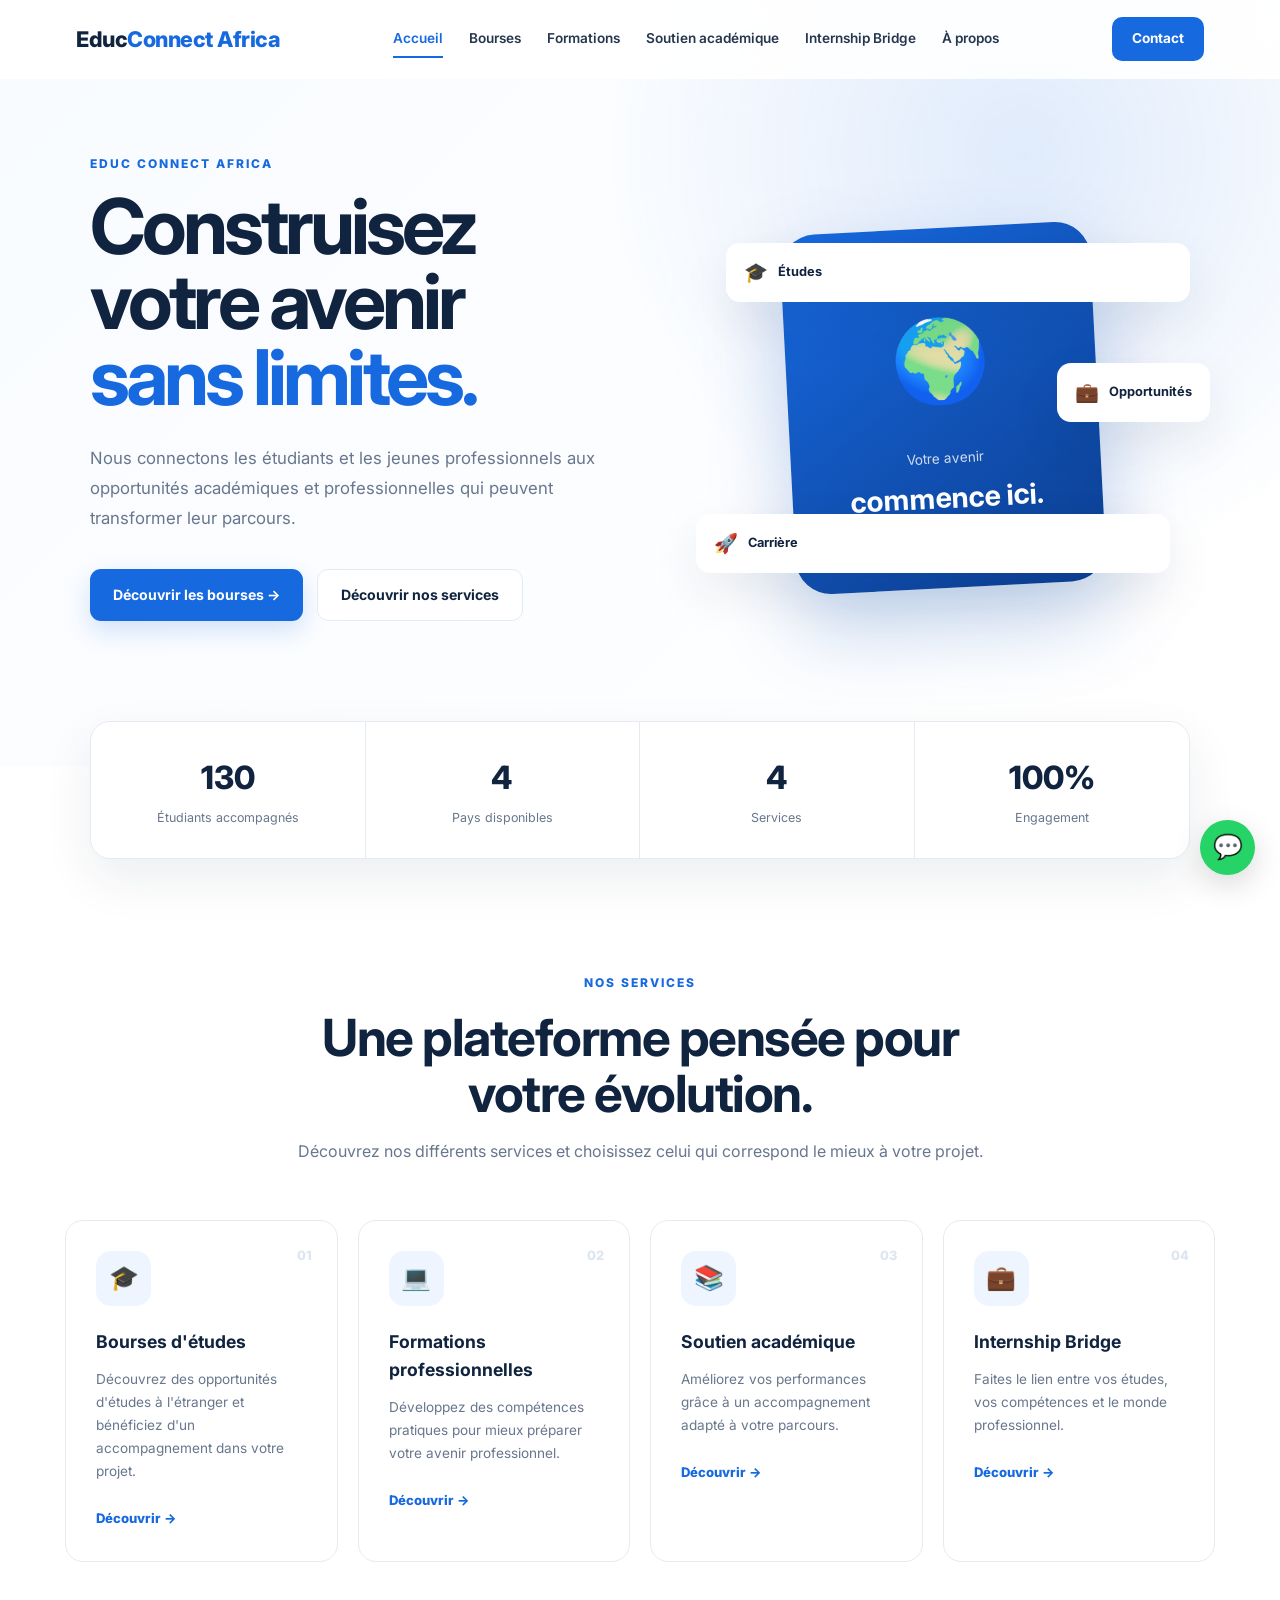
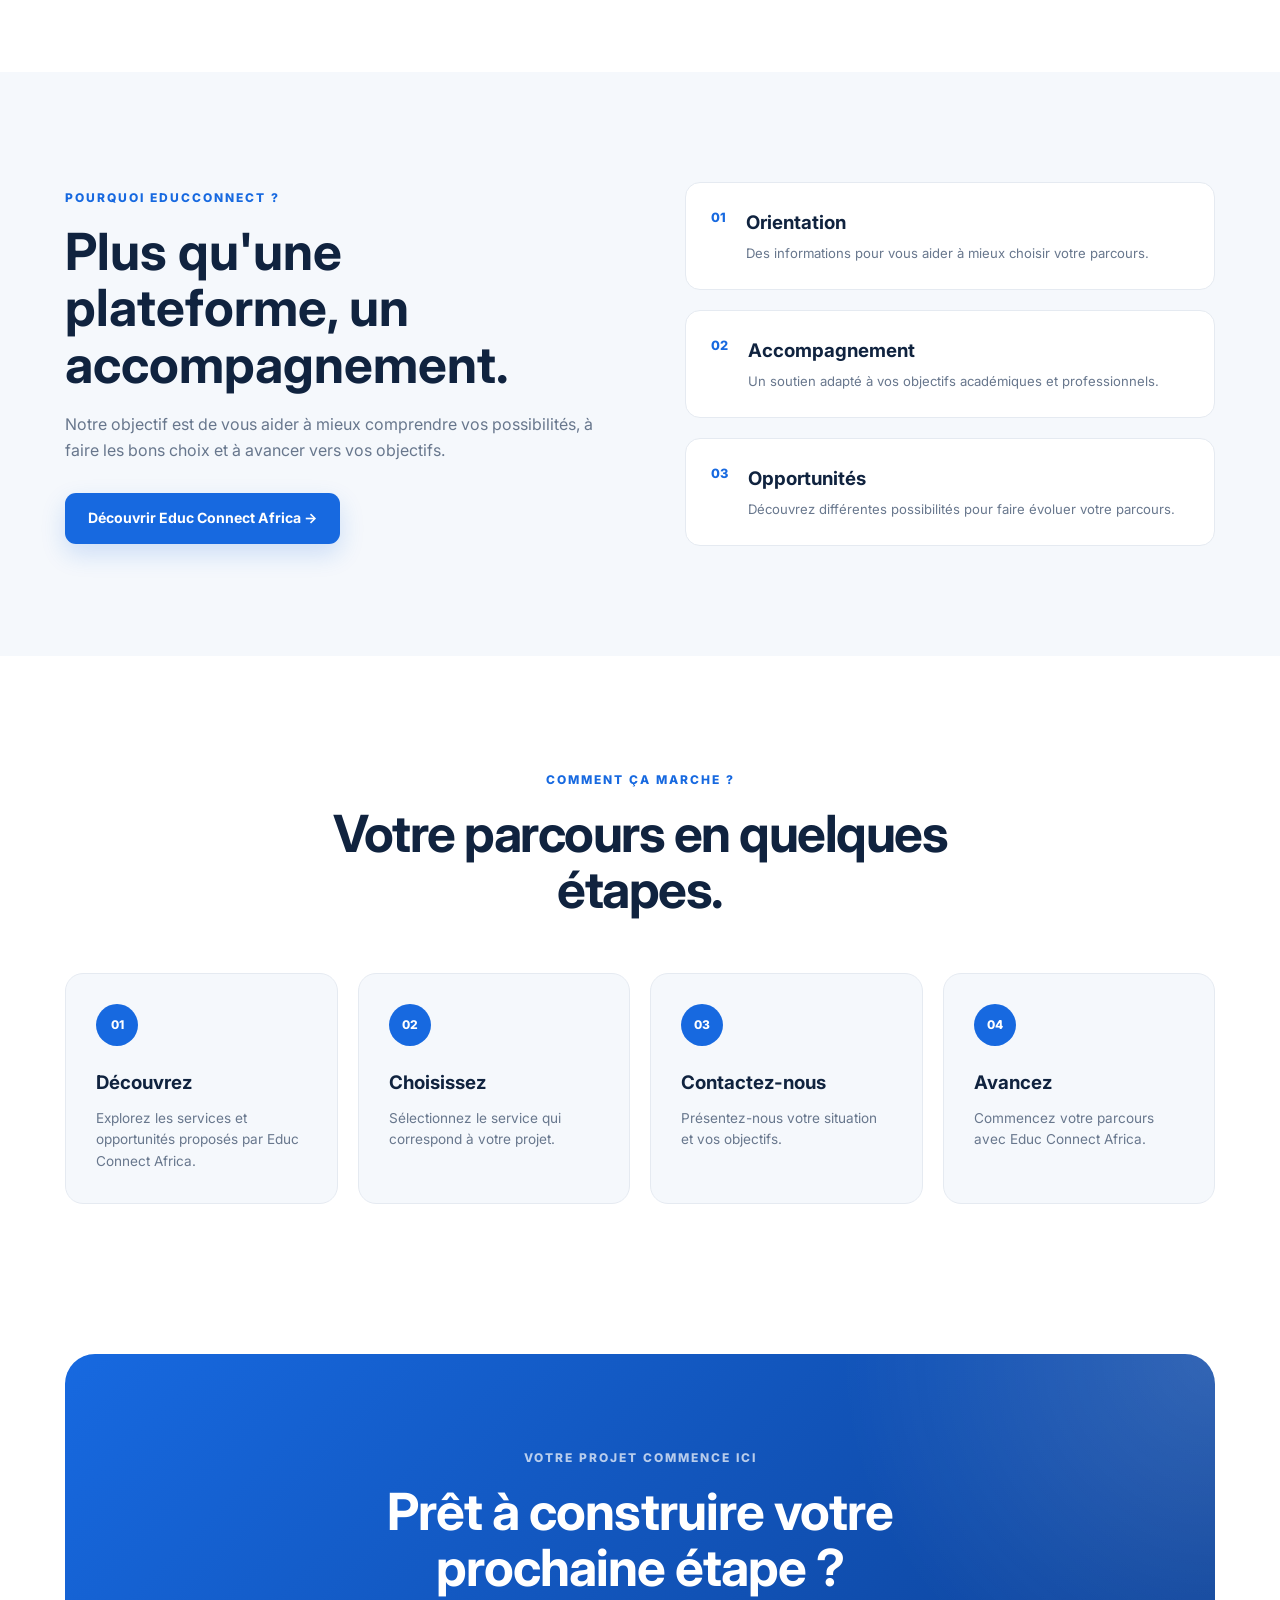
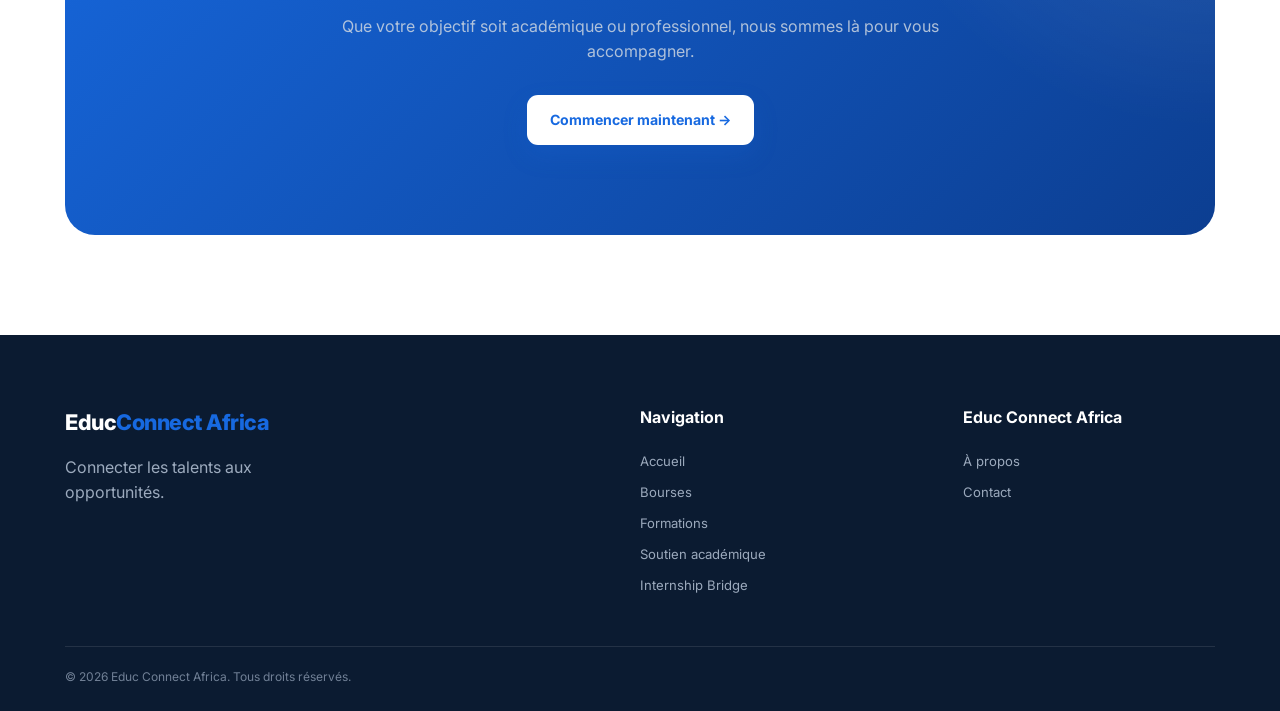
<file: index.html>
<!DOCTYPE html>
<html lang="fr">

<head>

    <meta charset="UTF-8">

    <meta name="viewport" content="width=device-width, initial-scale=1.0">

    <meta
        name="description"
        content="Educ Connect Africa accompagne les étudiants et jeunes professionnels dans leurs projets académiques et professionnels."
    >

    <title>Educ Connect Africa | Construisez votre avenir</title>

    <!-- Google Font -->

    <link rel="preconnect" href="https://fonts.googleapis.com">

    <link rel="preconnect" href="https://fonts.gstatic.com" crossorigin>

    <link
        href="https://fonts.googleapis.com/css2?family=Inter:wght@400;500;600;700;800&display=swap"
        rel="stylesheet"
    >

    <!-- CSS -->

    <link rel="stylesheet" href="style.css">

</head>


<body>


    <!-- =====================================
         NAVIGATION
    ====================================== -->

    <header class="header" id="header">

        <nav class="navbar">

            <!-- LOGO -->

            <a href="index.html" class="logo">
                Educ<span>Connect Africa</span>
            </a>


            <!-- MENU -->

            <div class="nav-menu" id="nav-menu">

                <a href="index.html" class="nav-link active">
                    Accueil
                </a>

                <a href="bourses.html" class="nav-link">
                    Bourses
                </a>

                <a href="formation.html" class="nav-link">
                    Formations
                </a>

                <a href="soutien.html" class="nav-link">
                    Soutien académique
                </a>

                <a href="stage.html" class="nav-link">
                    Internship Bridge
                </a>

                <a href="apropos.html" class="nav-link">
                    À propos
                </a>

            </div>


            <!-- BOUTON CONTACT -->

            <a href="contact.html" class="nav-button">
                Contact
            </a>


            <!-- MENU MOBILE -->

            <button
                class="menu-button"
                id="menu-button"
                aria-label="Ouvrir le menu"
            >
                ☰
            </button>

        </nav>

    </header>



    <main>


        <!-- =====================================
             HERO
        ====================================== -->

        <section class="hero">

            <div class="hero-content">


                <span class="section-label">
                    EDUC CONNECT AFRICA
                </span>


                <h1>

                    Construisez votre avenir
                    <span>sans limites.</span>

                </h1>


                <p>

                    Nous connectons les étudiants et les jeunes
                    professionnels aux opportunités académiques
                    et professionnelles qui peuvent transformer
                    leur parcours.

                </p>


                <div class="hero-buttons">

                    <a
                        href="bourses.html"
                        class="btn btn-primary"
                    >
                        Découvrir les bourses →
                    </a>


                    <a
                        href="#services"
                        class="btn btn-secondary"
                    >
                        Découvrir nos services
                    </a>

                </div>


            </div>


            <!-- ELEMENT VISUEL -->

            <div class="hero-visual">

                <div class="hero-card main-card">

                    <div class="hero-card-icon">
                        🌍
                    </div>

                    <span>
                        Votre avenir
                    </span>

                    <strong>
                        commence ici.
                    </strong>

                </div>


                <div class="hero-floating-card card-one">

                    🎓

                    <span>
                        Études
                    </span>

                </div>


                <div class="hero-floating-card card-two">

                    🚀

                    <span>
                        Carrière
                    </span>

                </div>


                <div class="hero-floating-card card-three">

                    💼

                    <span>
                        Opportunités
                    </span>

                </div>

            </div>

        </section>



        <!-- =====================================
             STATISTIQUES
        ====================================== -->

        <section class="stats-section">

            <div class="stats-grid">


                <div class="stat-box">

                    <strong
                        class="counter"
                        data-target="+130"
                    >
                        0
                    </strong>

                    <span>
                        Étudiants accompagnés
                    </span>

                </div>


                <div class="stat-box">

                    <strong
                        class="counter"
                        data-target="4"
                    >
                        0
                    </strong>

                    <span>
                        Pays disponibles
                    </span>

                </div>


                <div class="stat-box">

                    <strong
                        class="counter"
                        data-target="4"
                    >
                        0
                    </strong>

                    <span>
                        Services
                    </span>

                </div>


                <div class="stat-box">

                    <strong>
                        100%
                    </strong>

                    <span>
                        Engagement
                    </span>

                </div>


            </div>

        </section>



        <!-- =====================================
             SERVICES
        ====================================== -->

        <section
            class="section"
            id="services"
        >


            <div class="section-heading">

                <span class="section-label">
                    NOS SERVICES
                </span>


                <h2>
                    Une plateforme pensée
                    pour votre évolution.
                </h2>


                <p>
                    Découvrez nos différents services et choisissez
                    celui qui correspond le mieux à votre projet.
                </p>

            </div>



            <div class="services-grid">


                <!-- BOURSES -->

                <article class="service-card">

                    <div class="service-icon">
                        🎓
                    </div>


                    <span class="service-number">
                        01
                    </span>


                    <h3>
                        Bourses d'études
                    </h3>


                    <p>
                        Découvrez des opportunités d'études
                        à l'étranger et bénéficiez d'un
                        accompagnement dans votre projet.
                    </p>


                    <a href="bourses.html">
                        Découvrir →
                    </a>

                </article>



                <!-- FORMATIONS -->

                <article class="service-card">

                    <div class="service-icon">
                        💻
                    </div>


                    <span class="service-number">
                        02
                    </span>


                    <h3>
                        Formations professionnelles
                    </h3>


                    <p>
                        Développez des compétences pratiques
                        pour mieux préparer votre avenir professionnel.
                    </p>


                    <a href="formation.html">
                        Découvrir →
                    </a>

                </article>



                <!-- SOUTIEN -->

                <article class="service-card">

                    <div class="service-icon">
                        📚
                    </div>


                    <span class="service-number">
                        03
                    </span>


                    <h3>
                        Soutien académique
                    </h3>


                    <p>
                        Améliorez vos performances grâce à un
                        accompagnement adapté à votre parcours.
                    </p>


                    <a href="soutien.html">
                        Découvrir →
                    </a>

                </article>



                <!-- INTERNSHIP -->

                <article class="service-card">

                    <div class="service-icon">
                        💼
                    </div>


                    <span class="service-number">
                        04
                    </span>


                    <h3>
                        Internship Bridge
                    </h3>


                    <p>
                        Faites le lien entre vos études,
                        vos compétences et le monde professionnel.
                    </p>


                    <a href="stage.html">
                        Découvrir →
                    </a>

                </article>

            </div>

        </section>



        <!-- =====================================
             POURQUOI EDUCONNECT
        ====================================== -->

        <section class="why-section section">


            <div class="why-content">


                <div>

                    <span class="section-label">
                        POURQUOI EDUCCONNECT ?
                    </span>


                    <h2>
                        Plus qu'une plateforme,
                        un accompagnement.
                    </h2>


                    <p>
                        Notre objectif est de vous aider à mieux
                        comprendre vos possibilités, à faire les
                        bons choix et à avancer vers vos objectifs.
                    </p>


                    <a
                        href="apropos.html"
                        class="btn btn-primary"
                    >
                        Découvrir Educ Connect Africa →
                    </a>

                </div>



                <div class="why-list">


                    <div class="why-item">

                        <span>
                            01
                        </span>

                        <div>

                            <h3>
                                Orientation
                            </h3>

                            <p>
                                Des informations pour vous aider
                                à mieux choisir votre parcours.
                            </p>

                        </div>

                    </div>



                    <div class="why-item">

                        <span>
                            02
                        </span>

                        <div>

                            <h3>
                                Accompagnement
                            </h3>

                            <p>
                                Un soutien adapté à vos objectifs
                                académiques et professionnels.
                            </p>

                        </div>

                    </div>



                    <div class="why-item">

                        <span>
                            03
                        </span>

                        <div>

                            <h3>
                                Opportunités
                            </h3>

                            <p>
                                Découvrez différentes possibilités
                                pour faire évoluer votre parcours.
                            </p>

                        </div>

                    </div>


                </div>

            </div>

        </section>



        <!-- =====================================
             COMMENT ÇA MARCHE
        ====================================== -->

        <section class="section">


            <div class="section-heading">

                <span class="section-label">
                    COMMENT ÇA MARCHE ?
                </span>


                <h2>
                    Votre parcours en
                    quelques étapes.
                </h2>

            </div>



            <div class="process-grid">


                <article class="process-card">

                    <span class="process-number">
                        01
                    </span>

                    <h3>
                        Découvrez
                    </h3>

                    <p>
                        Explorez les services et opportunités
                        proposés par Educ Connect Africa.
                    </p>

                </article>



                <article class="process-card">

                    <span class="process-number">
                        02
                    </span>

                    <h3>
                        Choisissez
                    </h3>

                    <p>
                        Sélectionnez le service qui correspond
                        à votre projet.
                    </p>

                </article>



                <article class="process-card">

                    <span class="process-number">
                        03
                    </span>

                    <h3>
                        Contactez-nous
                    </h3>

                    <p>
                        Présentez-nous votre situation et
                        vos objectifs.
                    </p>

                </article>



                <article class="process-card">

                    <span class="process-number">
                        04
                    </span>

                    <h3>
                        Avancez
                    </h3>

                    <p>
                        Commencez votre parcours avec
                        Educ Connect Africa.
                    </p>

                </article>

            </div>

        </section>



        <!-- =====================================
             CTA
        ====================================== -->

        <section class="cta">


            <div class="cta-content">

                <span class="section-label">
                    VOTRE PROJET COMMENCE ICI
                </span>


                <h2>
                    Prêt à construire
                    votre prochaine étape ?
                </h2>


                <p>
                    Que votre objectif soit académique
                    ou professionnel, nous sommes là pour
                    vous accompagner.
                </p>


                <a
                    href="contact.html"
                    class="btn btn-primary"
                >
                    Commencer maintenant →
                </a>

            </div>


        </section>


    </main>



    <!-- =====================================
         FOOTER
    ====================================== -->

    <footer class="footer">


        <div class="footer-content">


            <div class="footer-brand">

                <a
                    href="index.html"
                    class="logo"
                >
                    Educ<span>Connect Africa</span>
                </a>


                <p>
                    Connecter les talents
                    aux opportunités.
                </p>

            </div>



            <div class="footer-links">

                <h4>
                    Navigation
                </h4>


                <a href="index.html">
                    Accueil
                </a>


                <a href="bourses.html">
                    Bourses
                </a>


                <a href="formation.html">
                    Formations
                </a>


                <a href="soutien.html">
                    Soutien académique
                </a>


                <a href="stage.html">
                    Internship Bridge
                </a>

            </div>



            <div class="footer-links">

                <h4>
                    Educ Connect Africa
                </h4>


                <a href="apropos.html">
                    À propos
                </a>


                <a href="contact.html">
                    Contact
                </a>

            </div>


        </div>



        <div class="footer-bottom">

            <p>
                © 2026 Educ Connect Africa.
                Tous droits réservés.
            </p>

        </div>


    </footer>



    <!-- =====================================
         WHATSAPP
    ====================================== -->

    <a
        href="#"
        class="whatsapp-float"
        id="whatsapp-button"
        aria-label="WhatsApp"
    >
        💬
    </a>



    <!-- =====================================
         RETOUR EN HAUT
    ====================================== -->

    <button
        class="top-button"
        id="top-button"
        aria-label="Retour en haut"
    >
        ↑
    </button>



    <!-- JAVASCRIPT -->

    <script src="script.js"></script>

</body>

</html>
</file>
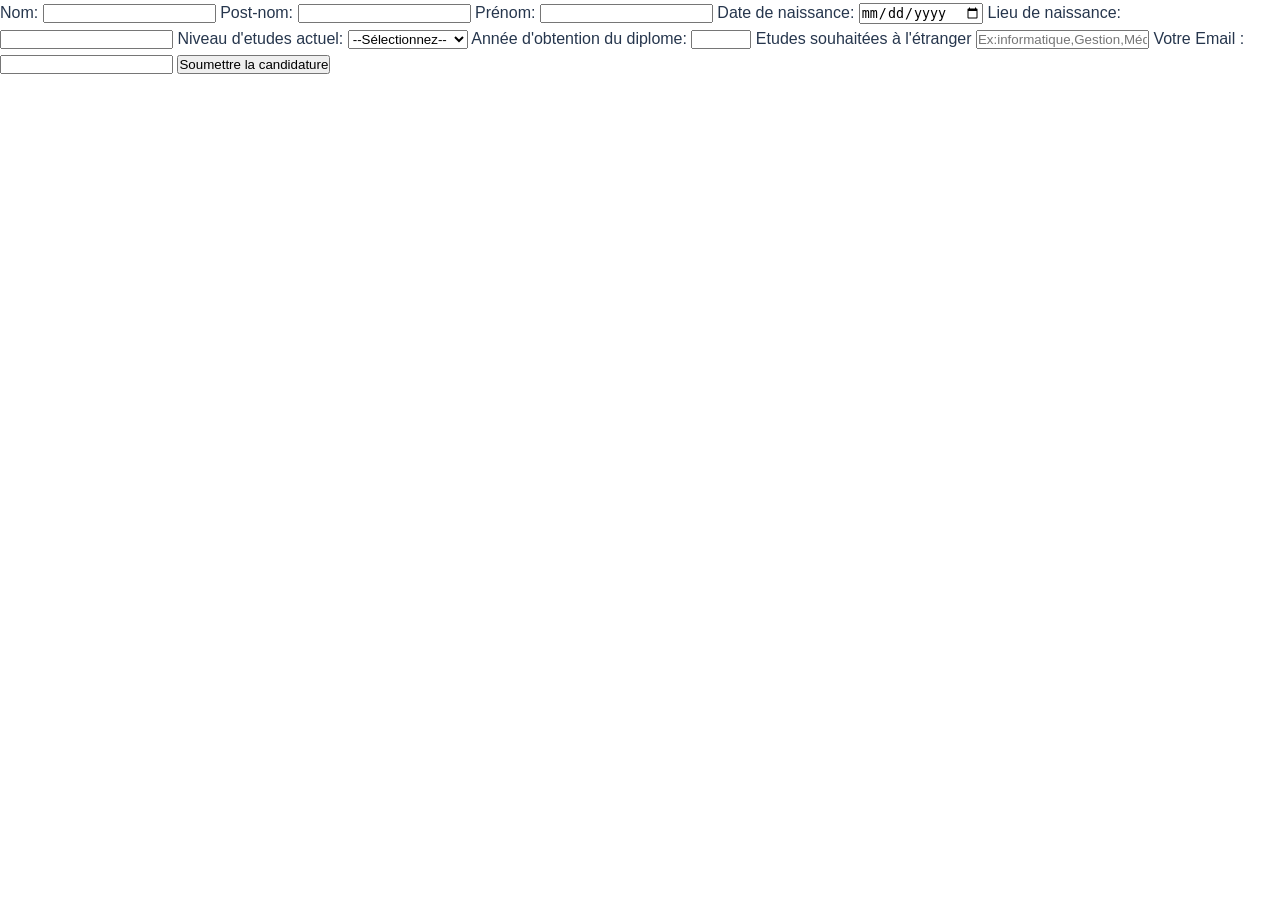
<file: inscription.html>
<!DOCTYPE html>
<html lang="en">
<head>
    <meta charset="UTF-8">
    <meta name="viewport" content="width=device-width, initial-scale=1.0">
    <title>Formulaire d;inscription</title>
    <link rel="stylesheet" href="style.css">
</head>
<body>

    <form action="https://formspree.io/f/xppagnd" method="POST">

        <!-- Identification -->
         <label for="nom">Nom:</label>
         <input type="text" id="nom" name="Nom" required>

         <label for="postnom">Post-nom:</label>
         <input type="text" id="postnom" name required>

         <label for="prenom">Prénom:</label>
         <input type="text" id="prenom" name required>

         <label for="dob">Date de naissance:</label>
         <input type="date" id="dob" name="Date_de_naissance" required>

         <label for="lieu de naissance">Lieu de naissance:</label>
         <input type="text" id="lieu_de_naissance" name="Lieu_de_naissance" required>

         <!--Parcours académique-->
         <label for="niveau">Niveau d'etudes actuel:</label>
         <select id="niveau" name="Niveau_actuel" required>
            <option value="">--Sélectionnez--</option>
            <option value="Baccalauréat/Diplome d'Etat"></option>
            <option value="Graduat/Licence">Graduat/Licence</option>
            <option value="Master">Master</option>
            </select>

        </label for="annee_diplome">Année d'obtention du diplome:</label>
        <input type="number" id="annee_diplome" name="annee_diplome" min="2000" max="2030" required>

        <!--Projet d'etudes -->
        <label for="etudes_souhaitees">Etudes souhaitées à l'étranger</label>
        <input type="text" id="etudes_souhaitees_etranger" placeholder="Ex:informatique,Gestion,Médecine,Archiyecture,Autre" required>

        <!--Contact-->
        <label for="email">Votre Email :</label>
        <input type="email" id="email" name="educconnectafrica@gmail.com" required>

        <button type="submit">Soumettre la candidature</button>

         
    </form>
    
</body>
</html>
</file>
<file: style.css>
/* =========================================
   1. RESET
========================================= */

* {
    margin: 0;
    padding: 0;
    box-sizing: border-box;
}

html {
    scroll-behavior: smooth;
}

body {
    font-family: "Inter", sans-serif;
    background: #ffffff;
    color: #172033;
    line-height: 1.6;
}

a {
    text-decoration: none;
    color: inherit;
}

button {
    font-family: inherit;
}

img {
    max-width: 100%;
    display: block;
}


/* =========================================
   2. VARIABLES
========================================= */

:root {
    --primary: #1769e0;
    --primary-dark: #0d4fa8;
    --secondary: #0f172a;

    --text: #172033;
    --text-light: #64748b;

    --background: #ffffff;
    --background-light: #f5f8fc;

    --border: #e5eaf1;

    --radius-small: 10px;
    --radius-medium: 18px;
    --radius-large: 28px;

    --shadow-small: 0 8px 25px rgba(15, 23, 42, 0.06);
    --shadow-medium: 0 15px 40px rgba(15, 23, 42, 0.10);
}


/* =========================================
   3. HEADER
========================================= */

.header {
    width: 100%;
    position: fixed;
    top: 0;
    left: 0;
    z-index: 1000;

    background: rgba(255, 255, 255, 0.92);
    backdrop-filter: blur(12px);

    border-bottom: 1px solid transparent;

    transition: 0.3s ease;
}

.header.scrolled {
    box-shadow: var(--shadow-small);
    border-bottom: 1px solid var(--border);
}


/* =========================================
   4. NAVBAR
========================================= */

.navbar {
    width: min(1200px, 92%);
    height: 78px;

    margin: auto;

    display: flex;
    align-items: center;
    justify-content: space-between;

    gap: 30px;
}


/* LOGO */

.logo {
    font-size: 1.45rem;
    font-weight: 800;

    color: var(--secondary);

    white-space: nowrap;
}

.logo span {
    color: var(--primary);
}


/* MENU */

.nav-menu {
    display: flex;
    align-items: center;
    gap: 25px;
}

.nav-link {
    position: relative;

    font-size: 0.9rem;
    font-weight: 600;

    color: #475569;

    transition: 0.3s ease;
}

.nav-link:hover,
.nav-link.active {
    color: var(--primary);
}


/* PETIT TRAIT SOUS LE LIEN */

.nav-link::after {
    content: "";

    position: absolute;

    left: 0;
    bottom: -7px;

    width: 0;
    height: 2px;

    background: var(--primary);

    transition: 0.3s ease;
}

.nav-link:hover::after,
.nav-link.active::after {
    width: 100%;
}


/* BOUTON NAVBAR */

.nav-button {
    background: var(--primary);
    color: white;

    padding: 11px 20px;

    border-radius: 10px;

    font-size: 0.9rem;
    font-weight: 700;

    transition: 0.3s ease;
}

.nav-button:hover {
    background: var(--primary-dark);

    transform: translateY(-2px);
}


/* MENU MOBILE */

.menu-button {
    display: none;

    border: none;
    background: transparent;

    font-size: 1.7rem;

    cursor: pointer;

    color: var(--secondary);
}


/* =========================================
   5. HERO
========================================= */

.hero {
    min-height: 100vh;

    width: min(1200px, 92%);

    margin: auto;

    padding-top: 150px;
    padding-bottom: 80px;

    display: grid;

    grid-template-columns: 1.05fr 0.95fr;

    align-items: center;

    gap: 70px;
}


/* CONTENU */

.hero-content {
    max-width: 650px;

    animation: heroText 0.9s ease forwards;
}

@keyframes heroText {

    from {
        opacity: 0;
        transform: translateY(30px);
    }

    to {
        opacity: 1;
        transform: translateY(0);
    }
}


/* BADGE */

.hero-badge {
    display: inline-block;

    padding: 8px 14px;

    background: #eef5ff;
    color: var(--primary);

    border-radius: 30px;

    font-size: 0.85rem;
    font-weight: 700;

    margin-bottom: 22px;
}


/* TITRE */

.hero h1 {
    font-size: clamp(2.7rem, 5vw, 4.7rem);

    line-height: 1.08;

    letter-spacing: -2px;

    color: var(--secondary);

    margin-bottom: 25px;
}

.hero h1 span {
    color: var(--primary);

    display: block;
}


/* PARAGRAPHE */

.hero-content > p {
    max-width: 600px;

    color: var(--text-light);

    font-size: 1.08rem;

    margin-bottom: 32px;
}


/* BOUTONS */

.hero-buttons {
    display: flex;

    flex-wrap: wrap;

    gap: 14px;

    margin-bottom: 45px;
}

.btn {
    display: inline-flex;

    align-items: center;

    justify-content: center;

    gap: 10px;

    padding: 14px 22px;

    border-radius: 12px;

    font-weight: 700;

    transition: 0.3s ease;
}

.btn-primary {
    background: var(--primary);

    color: white;

    box-shadow: 0 10px 25px rgba(23, 105, 224, 0.22);
}

.btn-primary:hover {
    background: var(--primary-dark);

    transform: translateY(-3px);
}

.btn-secondary {
    background: white;

    color: var(--secondary);

    border: 1px solid var(--border);
}

.btn-secondary:hover {
    border-color: var(--primary);

    color: var(--primary);

    transform: translateY(-3px);
}


/* =========================================
   6. HERO STATISTIQUES
========================================= */

.hero-trust {
    display: flex;

    align-items: center;

    gap: 35px;
}

.trust-item {
    display: flex;

    flex-direction: column;
}

.trust-item strong {
    font-size: 1.5rem;

    color: var(--secondary);
}

.trust-item span {
    font-size: 0.78rem;

    color: var(--text-light);
}


/* =========================================
   7. HERO VISUAL
========================================= */

.hero-visual {
    position: relative;

    min-height: 470px;

    display: flex;

    justify-content: center;

    align-items: center;
}


/* CARTE PRINCIPALE */

.main-card {
    width: 350px;

    padding: 45px 35px;

    background: linear-gradient(
        145deg,
        #1769e0,
        #0d4fa8
    );

    color: white;

    border-radius: var(--radius-large);

    box-shadow: 0 30px 70px rgba(23, 105, 224, 0.25);

    transform: rotate(-4deg);

    animation: floating 4s ease-in-out infinite;
}

@keyframes floating {

    0%,
    100% {
        transform: rotate(-4deg) translateY(0);
    }

    50% {
        transform: rotate(-4deg) translateY(-12px);
    }
}


.card-icon {
    font-size: 3rem;

    margin-bottom: 20px;
}

.main-card h3 {
    font-size: 1.6rem;

    line-height: 1.25;

    margin-bottom: 12px;
}

.main-card p {
    color: rgba(255, 255, 255, 0.82);
}


/* CARTES FLOTTANTES */

.floating-card {
    position: absolute;

    display: flex;

    align-items: center;

    gap: 10px;

    background: white;

    padding: 14px 18px;

    border-radius: 14px;

    box-shadow: var(--shadow-medium);

    font-size: 0.8rem;

    font-weight: 700;

    color: var(--secondary);
}

.card-one {
    top: 80px;
    right: 0;

    animation: floatOne 4s ease-in-out infinite;
}

.card-two {
    bottom: 80px;
    left: 0;

    animation: floatTwo 4s ease-in-out infinite;
}

@keyframes floatOne {

    0%,
    100% {
        transform: translateY(0);
    }

    50% {
        transform: translateY(-10px);
    }
}

@keyframes floatTwo {

    0%,
    100% {
        transform: translateY(0);
    }

    50% {
        transform: translateY(10px);
    }
}


/* =========================================
   8. SECTIONS
========================================= */

.section {
    width: min(1200px, 92%);

    margin: auto;

    padding: 110px 0;
}

.section-heading {
    max-width: 720px;

    margin: 0 auto 55px;

    text-align: center;
}

.section-label {
    display: inline-block;

    color: var(--primary);

    font-size: 0.75rem;

    font-weight: 800;

    letter-spacing: 2px;

    margin-bottom: 14px;
}

.section-heading h2,
.about-content h2,
.cta h2 {
    font-size: clamp(2rem, 4vw, 3.2rem);

    line-height: 1.15;

    letter-spacing: -1px;

    color: var(--secondary);

    margin-bottom: 18px;
}

.section-heading p {
    color: var(--text-light);
}


/* =========================================
   9. INTRODUCTION
========================================= */

.introduction {
    padding-top: 80px;
}


/* =========================================
   10. SERVICES
========================================= */

.services {
    background: var(--background-light);

    width: 100%;

    padding-left: 4%;
    padding-right: 4%;
}

.services-grid {
    width: min(1200px, 100%);

    margin: auto;

    display: grid;

    grid-template-columns: repeat(4, 1fr);

    gap: 20px;
}

.service-card {
    background: white;

    padding: 30px 25px;

    border: 1px solid var(--border);

    border-radius: var(--radius-medium);

    transition: 0.35s ease;
}

.service-card:hover {
    transform: translateY(-10px);

    box-shadow: var(--shadow-medium);

    border-color: transparent;
}

.service-icon {
    width: 55px;
    height: 55px;

    display: flex;

    align-items: center;
    justify-content: center;

    background: #eef5ff;

    border-radius: 15px;

    font-size: 1.7rem;

    margin-bottom: 20px;
}

.service-card h3 {
    font-size: 1.1rem;

    margin-bottom: 10px;
}

.service-card p {
    color: var(--text-light);

    font-size: 0.9rem;

    margin-bottom: 20px;
}

.service-card a {
    color: var(--primary);

    font-size: 0.85rem;

    font-weight: 700;
}


/* =========================================
   11. DESTINATIONS
========================================= */

.country-grid {
    display: grid;

    grid-template-columns: repeat(4, 1fr);

    gap: 20px;
}

.country-card {
    padding: 35px 25px;

    background: white;

    border: 1px solid var(--border);

    border-radius: var(--radius-medium);

    text-align: center;

    transition: 0.35s ease;
}

.country-card:hover {
    transform: translateY(-8px);

    box-shadow: var(--shadow-medium);
}

.country-flag {
    font-size: 3rem;

    margin-bottom: 15px;
}

.country-card h3 {
    margin-bottom: 15px;
}

.country-card a {
    color: var(--primary);

    font-size: 0.82rem;

    font-weight: 700;
}


/* =========================================
   12. CTA
========================================= */

.cta {
    width: min(1200px, 92%);

    margin: 40px auto 100px;

    padding: 80px 40px;

    text-align: center;

    border-radius: var(--radius-large);

    background: linear-gradient(
        135deg,
        #0f172a,
        #172554
    );

    color: white;
}

.cta h2 {
    color: white;
}

.cta p {
    max-width: 600px;

    margin: 0 auto 30px;

    color: #cbd5e1;
}


/* =========================================
   13. FOOTER
========================================= */

.footer {
    background: #0f172a;

    color: white;

    padding: 70px 5% 25px;
}

.footer-content {
    width: min(1200px, 100%);

    margin: auto;

    display: grid;

    grid-template-columns: 2fr 1fr 1fr;

    gap: 50px;
}

.footer .logo {
    color: white;
}

.footer-brand p {
    color: #94a3b8;

    margin-top: 15px;
}

.footer-links {
    display: flex;

    flex-direction: column;

    gap: 10px;
}

.footer-links h4 {
    margin-bottom: 10px;
}

.footer-links a {
    color: #94a3b8;

    font-size: 0.85rem;

    transition: 0.3s ease;
}

.footer-links a:hover {
    color: white;

    transform: translateX(4px);
}

.footer-bottom {
    width: min(1200px, 100%);

    margin: 50px auto 0;

    padding-top: 20px;

    border-top: 1px solid #263244;

    color: #64748b;

    font-size: 0.8rem;
}


/* =========================================
   14. WHATSAPP
========================================= */

.whatsapp-float {
    position: fixed;

    right: 25px;
    bottom: 25px;

    width: 55px;
    height: 55px;

    display: flex;

    align-items: center;
    justify-content: center;

    background: #25d366;

    color: white;

    border-radius: 50%;

    font-size: 1.5rem;

    box-shadow: 0 10px 30px rgba(0, 0, 0, 0.18);

    z-index: 900;

    transition: 0.3s ease;
}

.whatsapp-float:hover {
    transform: scale(1.1);
}


/* =========================================
   15. RETOUR EN HAUT
========================================= */

.top-button {
    position: fixed;

    right: 25px;
    bottom: 95px;

    width: 45px;
    height: 45px;

    border: none;

    border-radius: 50%;

    background: var(--secondary);

    color: white;

    font-size: 1.2rem;

    cursor: pointer;

    opacity: 0;

    visibility: hidden;

    transform: translateY(20px);

    transition: 0.3s ease;

    z-index: 800;
}

.top-button.show {
    opacity: 1;

    visibility: visible;

    transform: translateY(0);
}


/* =========================================
   16. RESPONSIVE TABLETTE
========================================= */

@media (max-width: 1000px) {

    .nav-menu {
        gap: 15px;
    }

    .nav-link {
        font-size: 0.78rem;
    }

    .services-grid {
        grid-template-columns: repeat(2, 1fr);
    }

    .country-grid {
        grid-template-columns: repeat(2, 1fr);
    }

    .hero {
        grid-template-columns: 1fr;

        text-align: center;

        padding-top: 130px;
    }

    .hero-content {
        margin: auto;
    }

    .hero-content > p {
        margin-left: auto;
        margin-right: auto;
    }

    .hero-buttons,
    .hero-trust {
        justify-content: center;
    }

    .hero-visual {
        max-width: 600px;

        width: 100%;

        margin: auto;
    }

    .footer-content {
        grid-template-columns: 1fr 1fr;
    }
}


/* =========================================
   17. RESPONSIVE MOBILE
========================================= */

@media (max-width: 750px) {

    .navbar {
        height: 70px;
    }


    /* MENU */

    .nav-menu {
        position: absolute;

        top: 70px;
        left: 0;

        width: 100%;

        padding: 25px;

        background: white;

        display: none;

        flex-direction: column;

        align-items: flex-start;

        box-shadow: var(--shadow-medium);

        border-top: 1px solid var(--border);
    }

    .nav-menu.open {
        display: flex;
    }

    .nav-link {
        width: 100%;

        padding: 10px 0;

        font-size: 0.95rem;
    }

    .nav-link::after {
        display: none;
    }


    .nav-button {
        display: none;
    }

    .menu-button {
        display: block;
    }


    /* HERO */

    .hero {
        padding-top: 110px;

        min-height: auto;
    }

    .hero h1 {
        font-size: 2.5rem;

        letter-spacing: -1px;
    }

    .hero-content > p {
        font-size: 0.95rem;
    }

    .hero-trust {
        gap: 20px;
    }


    /* HERO CARD */

    .hero-visual {
        min-height: 400px;
    }

    .main-card {
        width: 280px;

        padding: 35px 25px;
    }

    .card-one {
        right: -5px;

        top: 45px;
    }

    .card-two {
        left: -5px;

        bottom: 45px;
    }


    /* SECTIONS */

    .section {
        padding: 80px 0;
    }

    .section-heading {
        margin-bottom: 40px;
    }


    /* SERVICES */

    .services {
        padding-left: 4%;
        padding-right: 4%;
    }

    .services-grid {
        grid-template-columns: 1fr;
    }


    /* DESTINATIONS */

    .country-grid {
        grid-template-columns: 1fr 1fr;
    }


    /* CTA */

    .cta {
        padding: 60px 25px;

        margin-bottom: 70px;
    }


    /* FOOTER */

    .footer-content {
        grid-template-columns: 1fr;

        gap: 35px;
    }

}


/* =========================================
   18. PETIT MOBILE
========================================= */

@media (max-width: 480px) {

    .hero h1 {
        font-size: 2.15rem;
    }

    .hero-buttons {
        flex-direction: column;
    }

    .btn {
        width: 100%;
    }

    .hero-trust {
        flex-wrap: wrap;
    }

    .hero-visual {
        min-height: 350px;
    }

    .main-card {
        width: 250px;
    }

    .floating-card {
        font-size: 0.7rem;

        padding: 10px 12px;
    }

    .country-grid {
        grid-template-columns: 1fr;
    }

    .whatsapp-float {
        right: 18px;
        bottom: 18px;
    }

    .top-button {
        right: 18px;
        bottom: 85px;
    }

}
/* =========================================
   ANIMATION AU SCROLL
========================================= */

.animate-on-scroll {
    opacity: 0;
    transform: translateY(35px);

    transition:
        opacity 0.7s ease,
        transform 0.7s ease;
}

.animate-on-scroll.visible {
    opacity: 1;
    transform: translateY(0);
}
/* =========================================
   PAGE BOURSES
========================================= */

.page-hero {
    min-height: 65vh;

    display: flex;
    align-items: center;

    padding: 150px 5% 90px;

    background:
        radial-gradient(circle at 80% 30%, rgba(23, 105, 224, 0.16), transparent 35%),
        linear-gradient(135deg, #f5f8fc, #ffffff);

    position: relative;
    overflow: hidden;
}

.page-hero::before {
    content: "";

    position: absolute;

    width: 300px;
    height: 300px;

    border-radius: 50%;

    background: rgba(23, 105, 224, 0.08);

    right: -80px;
    bottom: -100px;
}

.page-hero-content {
    width: min(850px, 100%);

    margin: auto;

    text-align: center;

    position: relative;
    z-index: 2;

    animation: pageHeroAnimation 0.8s ease forwards;
}

@keyframes pageHeroAnimation {

    from {
        opacity: 0;
        transform: translateY(30px);
    }

    to {
        opacity: 1;
        transform: translateY(0);
    }
}

.page-hero h1 {
    font-size: clamp(2.5rem, 5vw, 4.3rem);

    line-height: 1.1;

    letter-spacing: -2px;

    color: var(--secondary);

    margin-bottom: 22px;
}

.page-hero p {
    max-width: 650px;

    margin: 0 auto 30px;

    color: var(--text-light);

    font-size: 1.05rem;
}


/* =========================================
   AVANTAGES
========================================= */

.benefits {
    background: var(--background-light);

    width: 100%;

    padding-left: 4%;
    padding-right: 4%;
}

.benefits-grid {
    width: min(1200px, 100%);

    margin: auto;

    display: grid;

    grid-template-columns: repeat(4, 1fr);

    gap: 20px;
}

.benefit-card {
    background: white;

    padding: 30px 25px;

    border: 1px solid var(--border);

    border-radius: var(--radius-medium);

    transition: 0.35s ease;
}

.benefit-card:hover {
    transform: translateY(-8px);

    box-shadow: var(--shadow-medium);

    border-color: transparent;
}

.benefit-card h3 {
    margin-bottom: 10px;

    font-size: 1.05rem;
}

.benefit-card p {
    color: var(--text-light);

    font-size: 0.88rem;
}


/* =========================================
   BOUTON PAYS
========================================= */

.country-more {
    margin-top: 15px;

    border: none;

    background: transparent;

    color: var(--primary);

    font-family: inherit;

    font-size: 0.82rem;

    font-weight: 700;

    cursor: pointer;

    transition: 0.3s ease;
}

.country-more:hover {
    transform: translateX(4px);
}


/* =========================================
   PROCESSUS
========================================= */

.process {
    background: white;
}

.process-grid {
    display: grid;

    grid-template-columns: repeat(4, 1fr);

    gap: 20px;
}

.process-card {
    position: relative;

    padding: 35px 25px;

    border: 1px solid var(--border);

    border-radius: var(--radius-medium);

    background: white;

    transition: 0.35s ease;
}

.process-card:hover {
    transform: translateY(-7px);

    box-shadow: var(--shadow-medium);
}

.process-number {
    display: inline-flex;

    align-items: center;
    justify-content: center;

    width: 45px;
    height: 45px;

    margin-bottom: 20px;

    border-radius: 50%;

    background: #eef5ff;

    color: var(--primary);

    font-size: 0.8rem;

    font-weight: 800;
}

.process-card h3 {
    margin-bottom: 10px;
}

.process-card p {
    color: var(--text-light);

    font-size: 0.88rem;
}


/* =========================================
   FAQ
========================================= */

.faq {
    background: var(--background-light);

    width: 100%;

    padding-left: 5%;
    padding-right: 5%;
}

.faq-container {
    width: min(850px, 100%);

    margin: auto;
}

.faq-item {
    background: white;

    border: 1px solid var(--border);

    border-radius: 14px;

    margin-bottom: 12px;

    overflow: hidden;

    transition: 0.3s ease;
}

.faq-item.active {
    border-color: rgba(23, 105, 224, 0.35);

    box-shadow: var(--shadow-small);
}

.faq-question {
    width: 100%;

    border: none;

    background: white;

    padding: 20px 22px;

    display: flex;

    align-items: center;

    justify-content: space-between;

    gap: 20px;

    text-align: left;

    color: var(--secondary);

    font-family: inherit;

    font-size: 0.95rem;

    font-weight: 700;

    cursor: pointer;
}

.faq-question span {
    min-width: 28px;
    height: 28px;

    display: flex;

    align-items: center;
    justify-content: center;

    border-radius: 50%;

    background: #eef5ff;

    color: var(--primary);

    font-size: 1.1rem;

    transition: 0.3s ease;
}

.faq-item.active .faq-question span {
    transform: rotate(45deg);
}

.faq-answer {
    max-height: 0;

    overflow: hidden;

    transition:
        max-height 0.4s ease,
        padding 0.4s ease;
}

.faq-answer p {
    padding: 0 22px 22px;

    color: var(--text-light);

    font-size: 0.9rem;
}


/* =========================================
   RESPONSIVE PAGE BOURSES
========================================= */

@media (max-width: 1000px) {

    .benefits-grid {
        grid-template-columns: repeat(2, 1fr);
    }

    .process-grid {
        grid-template-columns: repeat(2, 1fr);
    }

}

@media (max-width: 700px) {

    .page-hero {
        min-height: 55vh;

        padding-top: 120px;
    }

    .page-hero h1 {
        font-size: 2.5rem;
    }

    .benefits-grid {
        grid-template-columns: 1fr;
    }

    .process-grid {
        grid-template-columns: 1fr;
    }

    .faq-question {
        padding: 18px;
    }

}

/* =====================================================
   NOUVEAU DESIGN — EDUCONNECT AFRICA
===================================================== */


/* =====================================================
   VARIABLES
===================================================== */

:root {

    --primary: #1769e0;
    --primary-dark: #0d4fb5;

    --secondary: #10233f;

    --text: #26364d;
    --text-light: #68778d;

    --background: #ffffff;
    --background-soft: #f5f8fc;

    --border: #e5eaf1;

    --radius: 18px;

    --shadow:
        0 20px 50px rgba(16, 35, 63, 0.08);

}


/* =====================================================
   RESET
===================================================== */

* {
    box-sizing: border-box;
    margin: 0;
    padding: 0;
}

html {
    scroll-behavior: smooth;
}

body {

    font-family: "Inter", sans-serif;

    color: var(--text);

    background: var(--background);

    line-height: 1.6;

    overflow-x: hidden;

}


/* =====================================================
   CONTAINER
===================================================== */

.section,
.hero,
.stats-section {

    width: 100%;

}

.section {

    max-width: 1200px;

    margin: auto;

    padding: 110px 25px;

}


/* =====================================================
   HEADER
===================================================== */

.header {

    position: fixed;

    top: 0;
    left: 0;

    width: 100%;

    z-index: 1000;

    background: rgba(255, 255, 255, 0.88);

    backdrop-filter: blur(15px);

    border-bottom: 1px solid transparent;

    transition: 0.3s ease;

}

.header.scrolled {

    border-bottom-color: var(--border);

    box-shadow:
        0 10px 30px rgba(16, 35, 63, 0.06);

}


.navbar {

    max-width: 1250px;

    height: 78px;

    margin: auto;

    padding: 0 25px;

    display: flex;

    align-items: center;

    justify-content: space-between;

    gap: 30px;

}


/* LOGO */

.logo {

    text-decoration: none;

    color: var(--secondary);

    font-size: 1.35rem;

    font-weight: 800;

    letter-spacing: -0.5px;

    white-space: nowrap;

}

.logo span {

    color: var(--primary);

}


/* MENU */

.nav-menu {

    display: flex;

    align-items: center;

    gap: 26px;

}

.nav-link {

    position: relative;

    text-decoration: none;

    color: var(--text);

    font-size: 0.85rem;

    font-weight: 600;

    transition: 0.25s ease;

}

.nav-link:hover {

    color: var(--primary);

}

.nav-link::after {

    content: "";

    position: absolute;

    left: 0;

    bottom: -8px;

    width: 0;

    height: 2px;

    background: var(--primary);

    transition: 0.3s ease;

}

.nav-link:hover::after,
.nav-link.active::after {

    width: 100%;

}


/* CONTACT */

.nav-button {

    text-decoration: none;

    color: white;

    background: var(--primary);

    padding: 11px 20px;

    border-radius: 10px;

    font-size: 0.85rem;

    font-weight: 700;

    transition: 0.3s ease;

}

.nav-button:hover {

    background: var(--primary-dark);

    transform: translateY(-2px);

    box-shadow:
        0 10px 25px rgba(23, 105, 224, 0.25);

}


/* MENU MOBILE */

.menu-button {

    display: none;

    border: none;

    background: transparent;

    font-size: 1.6rem;

    cursor: pointer;

}


/* =====================================================
   HERO
===================================================== */

.hero {

    min-height: 750px;

    padding: 150px 7% 100px;

    display: grid;

    grid-template-columns: 1.05fr 0.95fr;

    align-items: center;

    gap: 60px;

    background:

        radial-gradient(
            circle at 80% 20%,
            rgba(23, 105, 224, 0.12),
            transparent 35%
        ),

        linear-gradient(
            135deg,
            #f8fbff,
            #ffffff
        );

}


/* HERO TEXT */

.hero-content {

    max-width: 650px;

    animation: heroText 0.9s ease forwards;

}

.section-label {

    display: inline-block;

    color: var(--primary);

    font-size: 0.75rem;

    font-weight: 800;

    letter-spacing: 2px;

    text-transform: uppercase;

    margin-bottom: 16px;

}

.hero h1 {

    color: var(--secondary);

    font-size: clamp(3rem, 6vw, 5.5rem);

    line-height: 0.98;

    letter-spacing: -4px;

    margin-bottom: 28px;

}

.hero h1 span {

    color: var(--primary);

}

.hero p {

    max-width: 600px;

    color: var(--text-light);

    font-size: 1.05rem;

    line-height: 1.8;

    margin-bottom: 35px;

}


/* HERO BUTTONS */

.hero-buttons {

    display: flex;

    flex-wrap: wrap;

    gap: 14px;

}


/* =====================================================
   BUTTONS
===================================================== */

.btn {

    display: inline-flex;

    align-items: center;

    justify-content: center;

    text-decoration: none;

    padding: 14px 23px;

    border-radius: 11px;

    font-size: 0.88rem;

    font-weight: 700;

    transition:
        transform 0.25s ease,
        box-shadow 0.25s ease,
        background 0.25s ease;

}

.btn:hover {

    transform: translateY(-3px);

}

.btn-primary {

    color: white;

    background: var(--primary);

    box-shadow:
        0 10px 25px rgba(23, 105, 224, 0.18);

}

.btn-primary:hover {

    background: var(--primary-dark);

    box-shadow:
        0 15px 35px rgba(23, 105, 224, 0.25);

}

.btn-secondary {

    color: var(--secondary);

    background: white;

    border: 1px solid var(--border);

}

.btn-secondary:hover {

    border-color: var(--primary);

}


/* =====================================================
   HERO VISUAL
===================================================== */

.hero-visual {

    position: relative;

    min-height: 470px;

    display: flex;

    align-items: center;

    justify-content: center;

}


/* MAIN CARD */

.main-card {

    width: 310px;

    height: 360px;

    border-radius: 35px;

    background:

        linear-gradient(
            145deg,
            #1769e0,
            #0c3e91
        );

    color: white;

    display: flex;

    flex-direction: column;

    align-items: center;

    justify-content: center;

    text-align: center;

    box-shadow:

        0 35px 80px rgba(13, 79, 181, 0.25);

    transform: rotate(-3deg);

    animation: floating 5s ease-in-out infinite;

}

.hero-card-icon {

    font-size: 5rem;

    margin-bottom: 25px;

}

.main-card span {

    font-size: 0.85rem;

    opacity: 0.8;

}

.main-card strong {

    font-size: 1.8rem;

    margin-top: 5px;

}


/* FLOATING CARDS */

.hero-floating-card {

    position: absolute;

    display: flex;

    align-items: center;

    gap: 10px;

    padding: 14px 18px;

    border-radius: 14px;

    background: white;

    box-shadow: var(--shadow);

    font-size: 1.2rem;

    animation: floating 4s ease-in-out infinite;

}

.hero-floating-card span {

    font-size: 0.8rem;

    font-weight: 700;

    color: var(--secondary);

}

.card-one {

    top: 70px;

    left: 30px;

}

.card-two {

    bottom: 70px;

    right: 20px;

    animation-delay: 1s;

}

.card-three {

    top: 190px;

    right: -20px;

    animation-delay: 2s;

}


/* =====================================================
   STATISTICS
===================================================== */

.stats-section {

    max-width: 1150px;

    margin: -45px auto 0;

    position: relative;

    z-index: 10;

    padding: 0 25px;

}

.stats-grid {

    display: grid;

    grid-template-columns:
        repeat(4, 1fr);

    background: white;

    border-radius: 20px;

    box-shadow: var(--shadow);

    border: 1px solid var(--border);

    overflow: hidden;

}

.stat-box {

    padding: 30px 20px;

    text-align: center;

    border-right: 1px solid var(--border);

}

.stat-box:last-child {

    border-right: none;

}

.stat-box strong {

    display: block;

    color: var(--secondary);

    font-size: 2rem;

    font-weight: 800;

}

.stat-box span {

    display: block;

    color: var(--text-light);

    font-size: 0.78rem;

    margin-top: 5px;

}


/* =====================================================
   SECTION HEADING
===================================================== */

.section-heading {

    max-width: 700px;

    margin: 0 auto 55px;

    text-align: center;

}

.section-heading h2 {

    color: var(--secondary);

    font-size: clamp(2rem, 4vw, 3.3rem);

    line-height: 1.1;

    letter-spacing: -1.5px;

    margin-bottom: 18px;

}

.section-heading p {

    color: var(--text-light);

}


/* =====================================================
   SERVICES
===================================================== */

.services-grid {

    display: grid;

    grid-template-columns:
        repeat(4, 1fr);

    gap: 20px;

}

.service-card {

    position: relative;

    padding: 30px;

    border: 1px solid var(--border);

    border-radius: var(--radius);

    background: white;

    transition:
        transform 0.35s ease,
        box-shadow 0.35s ease,
        border-color 0.35s ease;

    overflow: hidden;

}

.service-card::before {

    content: "";

    position: absolute;

    top: 0;

    left: 0;

    width: 100%;

    height: 3px;

    background: var(--primary);

    transform: scaleX(0);

    transform-origin: left;

    transition: 0.35s ease;

}

.service-card:hover {

    transform: translateY(-10px);

    border-color: transparent;

    box-shadow: var(--shadow);

}

.service-card:hover::before {

    transform: scaleX(1);

}

.service-icon {

    width: 55px;

    height: 55px;

    display: flex;

    align-items: center;

    justify-content: center;

    border-radius: 15px;

    background: #eef5ff;

    font-size: 1.5rem;

    margin-bottom: 22px;

}

.service-number {

    position: absolute;

    top: 25px;

    right: 25px;

    color: #dce5f0;

    font-size: 0.8rem;

    font-weight: 800;

}

.service-card h3 {

    color: var(--secondary);

    margin-bottom: 12px;

    font-size: 1.1rem;

}

.service-card p {

    color: var(--text-light);

    font-size: 0.85rem;

    line-height: 1.7;

    margin-bottom: 22px;

}

.service-card a {

    color: var(--primary);

    text-decoration: none;

    font-size: 0.82rem;

    font-weight: 800;

}


/* =====================================================
   WHY SECTION
===================================================== */

.why-section {

    max-width: none;

    background: var(--background-soft);

}

.why-content {

    max-width: 1150px;

    margin: auto;

    display: grid;

    grid-template-columns: 1fr 1fr;

    gap: 90px;

    align-items: center;

}

.why-content h2 {

    color: var(--secondary);

    font-size: clamp(2rem, 4vw, 3.2rem);

    line-height: 1.1;

    margin-bottom: 20px;

}

.why-content p {

    color: var(--text-light);

    margin-bottom: 30px;

}

.why-list {

    display: flex;

    flex-direction: column;

    gap: 20px;

}

.why-item {

    display: flex;

    gap: 20px;

    padding: 25px;

    background: white;

    border-radius: 15px;

    border: 1px solid var(--border);

    transition: 0.3s ease;

}

.why-item:hover {

    transform: translateX(8px);

    box-shadow: var(--shadow);

}

.why-item > span {

    color: var(--primary);

    font-weight: 800;

    font-size: 0.8rem;

}

.why-item h3 {

    color: var(--secondary);

    margin-bottom: 5px;

}

.why-item p {

    margin: 0;

    font-size: 0.82rem;

}


/* =====================================================
   PROCESS
===================================================== */

.process-grid {

    display: grid;

    grid-template-columns:
        repeat(4, 1fr);

    gap: 20px;

}

.process-card {

    padding: 30px;

    border-radius: var(--radius);

    background: var(--background-soft);

    border: 1px solid var(--border);

    transition: 0.3s ease;

}

.process-card:hover {

    transform: translateY(-7px);

    background: white;

    box-shadow: var(--shadow);

}

.process-number {

    display: inline-flex;

    align-items: center;

    justify-content: center;

    width: 42px;

    height: 42px;

    border-radius: 50%;

    color: white;

    background: var(--primary);

    font-size: 0.75rem;

    font-weight: 800;

    margin-bottom: 22px;

}

.process-card h3 {

    color: var(--secondary);

    margin-bottom: 10px;

}

.process-card p {

    color: var(--text-light);

    font-size: 0.85rem;

}


/* =====================================================
   CTA
===================================================== */

.cta {

    margin: 40px auto 100px;

    max-width: 1150px;

    padding: 90px 30px;

    border-radius: 30px;

    text-align: center;

    background:

        radial-gradient(
            circle at top right,
            rgba(255,255,255,0.15),
            transparent 30%
        ),

        linear-gradient(
            135deg,
            #1769e0,
            #0c3e91
        );

    color: white;

}

.cta-content {

    max-width: 700px;

    margin: auto;

}

.cta .section-label {

    color: rgba(255,255,255,0.7);

}

.cta h2 {

    font-size: clamp(2rem, 4vw, 3.3rem);

    line-height: 1.1;

    margin-bottom: 18px;

}

.cta p {

    opacity: 0.85;

    margin-bottom: 30px;

}

.cta .btn-primary {

    background: white;

    color: var(--primary);

}


/* =====================================================
   FOOTER
===================================================== */

.footer {

    background: #0b1b31;

    color: white;

    padding: 70px 25px 25px;

}

.footer-content {

    max-width: 1150px;

    margin: auto;

    display: grid;

    grid-template-columns: 2fr 1fr 1fr;

    gap: 70px;

}

.footer .logo {

    color: white;

}

.footer-brand p {

    color: #9caabd;

    max-width: 280px;

    margin-top: 15px;

}

.footer-links {

    display: flex;

    flex-direction: column;

    gap: 10px;

}

.footer-links h4 {

    margin-bottom: 10px;

}

.footer-links a {

    color: #9caabd;

    text-decoration: none;

    font-size: 0.82rem;

    transition: 0.25s ease;

}

.footer-links a:hover {

    color: white;

    transform: translateX(4px);

}

.footer-bottom {

    max-width: 1150px;

    margin: 50px auto 0;

    padding-top: 20px;

    border-top: 1px solid rgba(255,255,255,0.1);

    color: #718096;

    font-size: 0.75rem;

}


/* =====================================================
   WHATSAPP
===================================================== */

.whatsapp-float {

    position: fixed;

    right: 25px;

    bottom: 25px;

    width: 55px;

    height: 55px;

    display: flex;

    align-items: center;

    justify-content: center;

    border-radius: 50%;

    background: #25d366;

    color: white;

    text-decoration: none;

    font-size: 1.5rem;

    box-shadow:
        0 10px 30px rgba(0,0,0,0.15);

    z-index: 999;

    transition: 0.3s ease;

}

.whatsapp-float:hover {

    transform: scale(1.1);

}


/* =====================================================
   TOP BUTTON
===================================================== */

.top-button {

    position: fixed;

    right: 25px;

    bottom: 95px;

    width: 42px;

    height: 42px;

    border: none;

    border-radius: 10px;

    background: var(--secondary);

    color: white;

    cursor: pointer;

    opacity: 0;

    visibility: hidden;

    transform: translateY(10px);

    transition: 0.3s ease;

    z-index: 998;

}

.top-button.show {

    opacity: 1;

    visibility: visible;

    transform: translateY(0);

}


/* =====================================================
   ANIMATIONS
===================================================== */

@keyframes heroText {

    from {

        opacity: 0;

        transform: translateY(25px);

    }

    to {

        opacity: 1;

        transform: translateY(0);

    }

}

@keyframes floating {

    0%,
    100% {

        transform: translateY(0);

    }

    50% {

        transform: translateY(-12px);

    }

}


/* =====================================================
   RESPONSIVE
===================================================== */

@media (max-width: 1050px) {

    .nav-menu {

        gap: 15px;

    }

    .nav-link {

        font-size: 0.75rem;

    }

    .services-grid {

        grid-template-columns:
            repeat(2, 1fr);

    }

    .process-grid {

        grid-template-columns:
            repeat(2, 1fr);

    }

}


@media (max-width: 850px) {

    .nav-menu,
    .nav-button {

        display: none;

    }

    .menu-button {

        display: block;

    }

    .hero {

        grid-template-columns: 1fr;

        text-align: center;

        padding-top: 130px;

    }

    .hero-content {

        margin: auto;

    }

    .hero-buttons {

        justify-content: center;

    }

    .hero-visual {

        min-height: 400px;

    }

    .stats-grid {

        grid-template-columns:
            repeat(2, 1fr);

    }

    .stat-box:nth-child(2) {

        border-right: none;

    }

    .stat-box:nth-child(-n+2) {

        border-bottom: 1px solid var(--border);

    }

    .why-content {

        grid-template-columns: 1fr;

        gap: 50px;

    }

}


@media (max-width: 600px) {

    .section {

        padding: 75px 18px;

    }

    .hero {

        padding-left: 18px;

        padding-right: 18px;

        min-height: 700px;

    }

    .hero h1 {

        font-size: 3rem;

        letter-spacing: -2px;

    }

    .hero-visual {

        min-height: 330px;

    }

    .main-card {

        width: 230px;

        height: 290px;

    }

    .hero-card-icon {

        font-size: 3.5rem;

    }

    .card-one {

        left: 0;

        top: 30px;

    }

    .card-two {

        right: 0;

        bottom: 30px;

    }

    .card-three {

        right: -5px;

        top: 130px;

    }

    .services-grid,
    .process-grid {

        grid-template-columns: 1fr;

    }

    .stats-section {

        margin-top: -30px;

    }

    .stats-grid {

        grid-template-columns: 1fr 1fr;

    }

    .stat-box {

        padding: 22px 10px;

    }

    .stat-box strong {

        font-size: 1.5rem;

    }

    .footer-content {

        grid-template-columns: 1fr;

        gap: 40px;

    }

    .cta {

        margin-left: 18px;

        margin-right: 18px;

        padding: 65px 20px;

    }

}
/* =====================================================
   MENU MOBILE — OUVERTURE
===================================================== */

@media (max-width: 850px) {

    .nav-menu.open {

        display: flex;

        position: absolute;

        top: 78px;

        left: 18px;

        right: 18px;

        padding: 25px;

        flex-direction: column;

        align-items: flex-start;

        gap: 20px;

        background: white;

        border: 1px solid var(--border);

        border-radius: 18px;

        box-shadow: 0 20px 50px rgba(16, 35, 63, 0.12);

        animation: menuOpen 0.25s ease;

    }

    .nav-menu.open .nav-link {

        display: block;

        width: 100%;

        font-size: 0.9rem;

    }

}


/* Animation du menu */

@keyframes menuOpen {

    from {

        opacity: 0;

        transform: translateY(-10px);

    }

    to {

        opacity: 1;

        transform: translateY(0);

    }

}
/* =====================================================
   MODALE DÉTAILS DES PAYS
===================================================== */

.country-modal {
    position: fixed;
    inset: 0;
    background: rgba(10, 25, 50, 0.65);
    display: flex;
    align-items: center;
    justify-content: center;
    padding: 20px;
    opacity: 0;
    visibility: hidden;
    transition: 0.3s ease;
    z-index: 9999;
}

.country-modal.active {
    opacity: 1;
    visibility: visible;
}

.country-modal-content {
    position: relative;
    width: 100%;
    max-width: 600px;
    max-height: 90vh;
    overflow-y: auto;
    background: #ffffff;
    border-radius: 24px;
    padding: 40px;
    transform: translateY(30px) scale(0.96);
    transition: 0.3s ease;
}

.country-modal.active .country-modal-content {
    transform: translateY(0) scale(1);
}

.country-modal-close {
    position: absolute;
    top: 15px;
    right: 18px;
    width: 40px;
    height: 40px;
    border: none;
    border-radius: 50%;
    background: #f1f4f8;
    font-size: 28px;
    cursor: pointer;
}

.country-modal-flag {
    font-size: 55px;
    margin-bottom: 15px;
}

.country-modal-content h2 {
    margin: 15px 0;
}

.country-modal-content p {
    line-height: 1.7;
    margin-bottom: 25px;
}

.country-modal-info {
    display: grid;
    gap: 12px;
    margin-bottom: 30px;
}

.country-modal-info div {
    padding: 16px;
    border-radius: 14px;
    background: #f6f8fb;
}

.country-modal-info strong {
    display: block;
    margin-bottom: 5px;
}

.country-modal-info span {
    font-size: 14px;
}

@media (max-width: 600px) {

    .country-modal-content {
        padding: 30px 22px;
    }

}
/* =====================================================
   ANIMATION DES CARTES DE PAYS
===================================================== */

.country-card {
    transition:
        transform 0.35s ease,
        box-shadow 0.35s ease;
}

.country-card:hover {
    transform: translateY(-10px);
    box-shadow: 0 18px 40px rgba(0, 0, 0, 0.12);
}

.country-card img {
    transition: transform 0.5s ease;
}

.country-card:hover img {
    transform: scale(1.05);
}

.country-more {
    transition:
        transform 0.25s ease,
        opacity 0.25s ease;
}

.country-card:hover .country-more {
    transform: translateY(-2px);
}

/* =====================================================
   DESIGN FORMULAIRE EDUCONNECT AFRICA
===================================================== */

.form-header {
    width: 100%;
    padding: 18px 7%;
    display: flex;
    align-items: center;
    justify-content: space-between;
    background: #ffffff;
    border-bottom: 1px solid #e9eef3;
}

.form-logo {
    text-decoration: none;
    font-size: 22px;
    font-weight: 800;
    color: #123c69;
}

.form-logo span {
    color: #0a9f8c;
}

.back-home {
    text-decoration: none;
    color: #123c69;
    font-weight: 600;
}

.form-page {
    min-height: 100vh;
    padding: 70px 20px;
    background: linear-gradient(
        135deg,
        #f4fbfa,
        #f7f9fc
    );
}

.form-intro {
    max-width: 800px;
    margin: 0 auto 40px;
    text-align: center;
}

.form-badge {
    display: inline-block;
    padding: 9px 16px;
    border-radius: 30px;
    background: #dff6f2;
    color: #087f71;
    font-size: 13px;
    font-weight: 800;
    letter-spacing: 0.5px;
}

.form-intro h1 {
    margin: 20px 0 15px;
    font-size: clamp(34px, 5vw, 56px);
    line-height: 1.1;
    color: #123c69;
}

.form-intro h1 span {
    color: #0a9f8c;
}

.form-intro p {
    max-width: 650px;
    margin: auto;
    color: #687789;
    font-size: 17px;
    line-height: 1.7;
}

.form-card {
    width: 100%;
    max-width: 900px;
    margin: auto;
    padding: 40px;
    background: #ffffff;
    border-radius: 28px;
    box-shadow: 0 20px 60px rgba(18, 60, 105, 0.10);
}

.form-card-header {
    margin-bottom: 35px;
}

.form-card-header h2 {
    margin-bottom: 8px;
    color: #123c69;
    font-size: 27px;
}

.form-card-header p {
    color: #7a8795;
}


/* ================= SECTIONS ================= */

.form-section {
    padding: 30px 0;
    border-top: 1px solid #edf0f3;
}

.form-section-title {
    display: flex;
    align-items: center;
    gap: 15px;
    margin-bottom: 25px;
}

.form-section-title > span {
    width: 42px;
    height: 42px;
    display: flex;
    align-items: center;
    justify-content: center;
    border-radius: 12px;
    background: #123c69;
    color: #ffffff;
    font-weight: 800;
}

.form-section-title h3 {
    margin: 0 0 4px;
    color: #123c69;
}

.form-section-title p {
    margin: 0;
    color: #8a96a3;
    font-size: 14px;
}


/* ================= CHAMPS ================= */

.form-grid {
    display: grid;
    grid-template-columns: repeat(2, 1fr);
    gap: 22px;
}

.form-group {
    display: flex;
    flex-direction: column;
}

.form-full {
    grid-column: 1 / -1;
}

.form-group label {
    margin-bottom: 9px;
    color: #243b53;
    font-size: 14px;
    font-weight: 700;
}

.form-group input,
.form-group select {
    width: 100%;
    padding: 15px 16px;
    border: 1.5px solid #dfe6ec;
    border-radius: 13px;
    outline: none;
    background: #fbfcfd;
    color: #243b53;
    font-size: 15px;
    transition: 0.25s ease;
}

.form-group input::placeholder {
    color: #a6b0ba;
}

.form-group input:focus,
.form-group select:focus {
    border-color: #0a9f8c;
    background: #ffffff;
    box-shadow: 0 0 0 4px rgba(10, 159, 140, 0.10);
}


/* ================= CONFIRMATION ================= */

.form-confirmation {
    display: flex;
    align-items: flex-start;
    gap: 12px;
    margin: 30px 0 20px;
    padding: 16px;
    border-radius: 14px;
    background: #f1f8f7;
}

.form-confirmation span {
    font-size: 20px;
}

.form-confirmation p {
    margin: 0;
    color: #607080;
    font-size: 13px;
    line-height: 1.6;
}


/* ================= BOUTON ================= */

.form-submit {
    width: 100%;
    display: flex;
    align-items: center;
    justify-content: center;
    gap: 12px;
    padding: 17px 25px;
    border: none;
    border-radius: 14px;
    background: #0a9f8c;
    color: #ffffff;
    font-size: 16px;
    font-weight: 800;
    cursor: pointer;
    transition: 0.3s ease;
}

.form-submit:hover {
    transform: translateY(-3px);
    box-shadow: 0 12px 25px rgba(10, 159, 140, 0.25);
}

.form-submit span {
    font-size: 20px;
    transition: 0.3s ease;
}

.form-submit:hover span {
    transform: translateX(5px);
}

.form-note {
    margin-top: 15px;
    text-align: center;
    color: #929ca7;
    font-size: 12px;
    line-height: 1.5;
}


/* ================= FOOTER ================= */

.form-footer {
    padding: 25px 20px;
    text-align: center;
    background: #123c69;
    color: #ffffff;
    font-size: 13px;
}


/* ================= MOBILE ================= */

@media (max-width: 700px) {

    .form-header {
        padding: 16px 20px;
    }

    .form-logo {
        font-size: 19px;
    }

    .back-home {
        font-size: 13px;
    }

    .form-page {
        padding: 45px 15px;
    }

    .form-card {
        padding: 25px 18px;
        border-radius: 20px;
    }

    .form-intro h1 {
        font-size: 36px;
    }

    .form-intro p {
        font-size: 15px;
    }

    .form-grid {
        grid-template-columns: 1fr;
    }

    .form-full {
        grid-column: auto;
    }

    .form-section-title {
        align-items: flex-start;
    }

}
</file>
